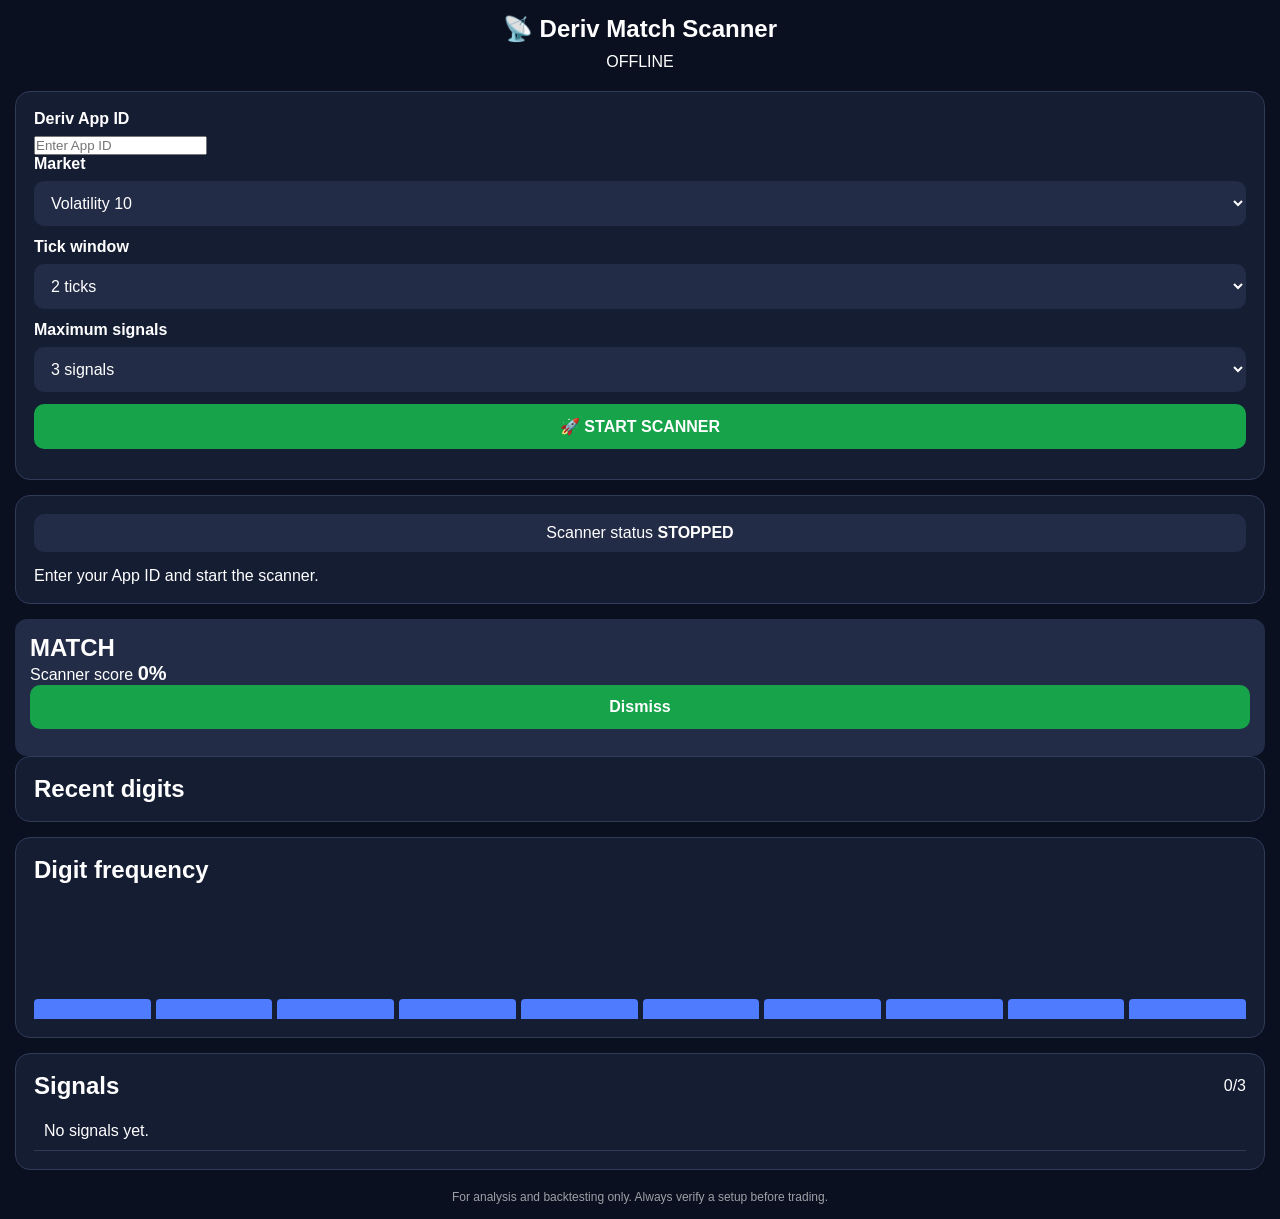
<file: index.html>
<!DOCTYPE html>
<html lang="en">
<head>
  <meta charset="UTF-8">
  <meta name="viewport" content="width=device-width, initial-scale=1.0">
  <title>Deriv Match Scanner</title>
  <link rel="stylesheet" href="style.css">
</head>

<body>

  <header>
    <h1>📡 Deriv Match Scanner</h1>
    <div id="connection" class="pill off">OFFLINE</div>
  </header>

  <main>

    <section class="card">
      <label>Deriv App ID</label>
      <input id="appId" type="text" placeholder="Enter App ID">

      <label>Market</label>
      <select id="symbol">
        <option value="R_10">Volatility 10</option>
        <option value="R_25">Volatility 25</option>
        <option value="R_50">Volatility 50</option>
        <option value="R_75">Volatility 75</option>
        <option value="R_100">Volatility 100</option>
      </select>

      <label>Tick window</label>
      <select id="window">
        <option value="1">1 ticks</option>
        <option value="2" selected>2 ticks</option>
        <option value="3">3 ticks</option>
      </select>

      <label>Maximum signals</label>
      <select id="limit">
        <option value="3" selected>3 signals</option>
        <option value="5">5 signals</option>
      </select>

      <button id="scanBtn">🚀 START SCANNER</button>
    </section>

    <section class="card">
      <div class="status">
        <span>Scanner status</span>
        <strong id="scannerState">STOPPED</strong>
      </div>

      <p id="statusText">Enter your App ID and start the scanner.</p>
    </section>

    <section id="signalCard" class="signal hidden">
      <h2 id="signalTitle">MATCH</h2>

      <div class="confidence">
        <span>Scanner score</span>
        <strong id="confidence">0%</strong>
      </div>

      <p id="reason"></p>

      <button id="dismissBtn">Dismiss</button>
    </section>

    <section class="card">
      <h2>Recent digits</h2>
      <div id="digits" class="digits"></div>
    </section>

    <section class="card">
      <h2>Digit frequency</h2>
      <div id="bars"></div>
    </section>

    <section class="card">
      <div class="historyHead">
        <h2>Signals</h2>
        <span id="signalCount">0/3</span>
      </div>

      <div id="history">
        <p>No signals yet.</p>
      </div>
    </section>

  </main>

  <footer>
    <p>For analysis and backtesting only. Always verify a setup before trading.</p>
  </footer>

  <script src="app.js"></script>

</body>
</html>
</file>
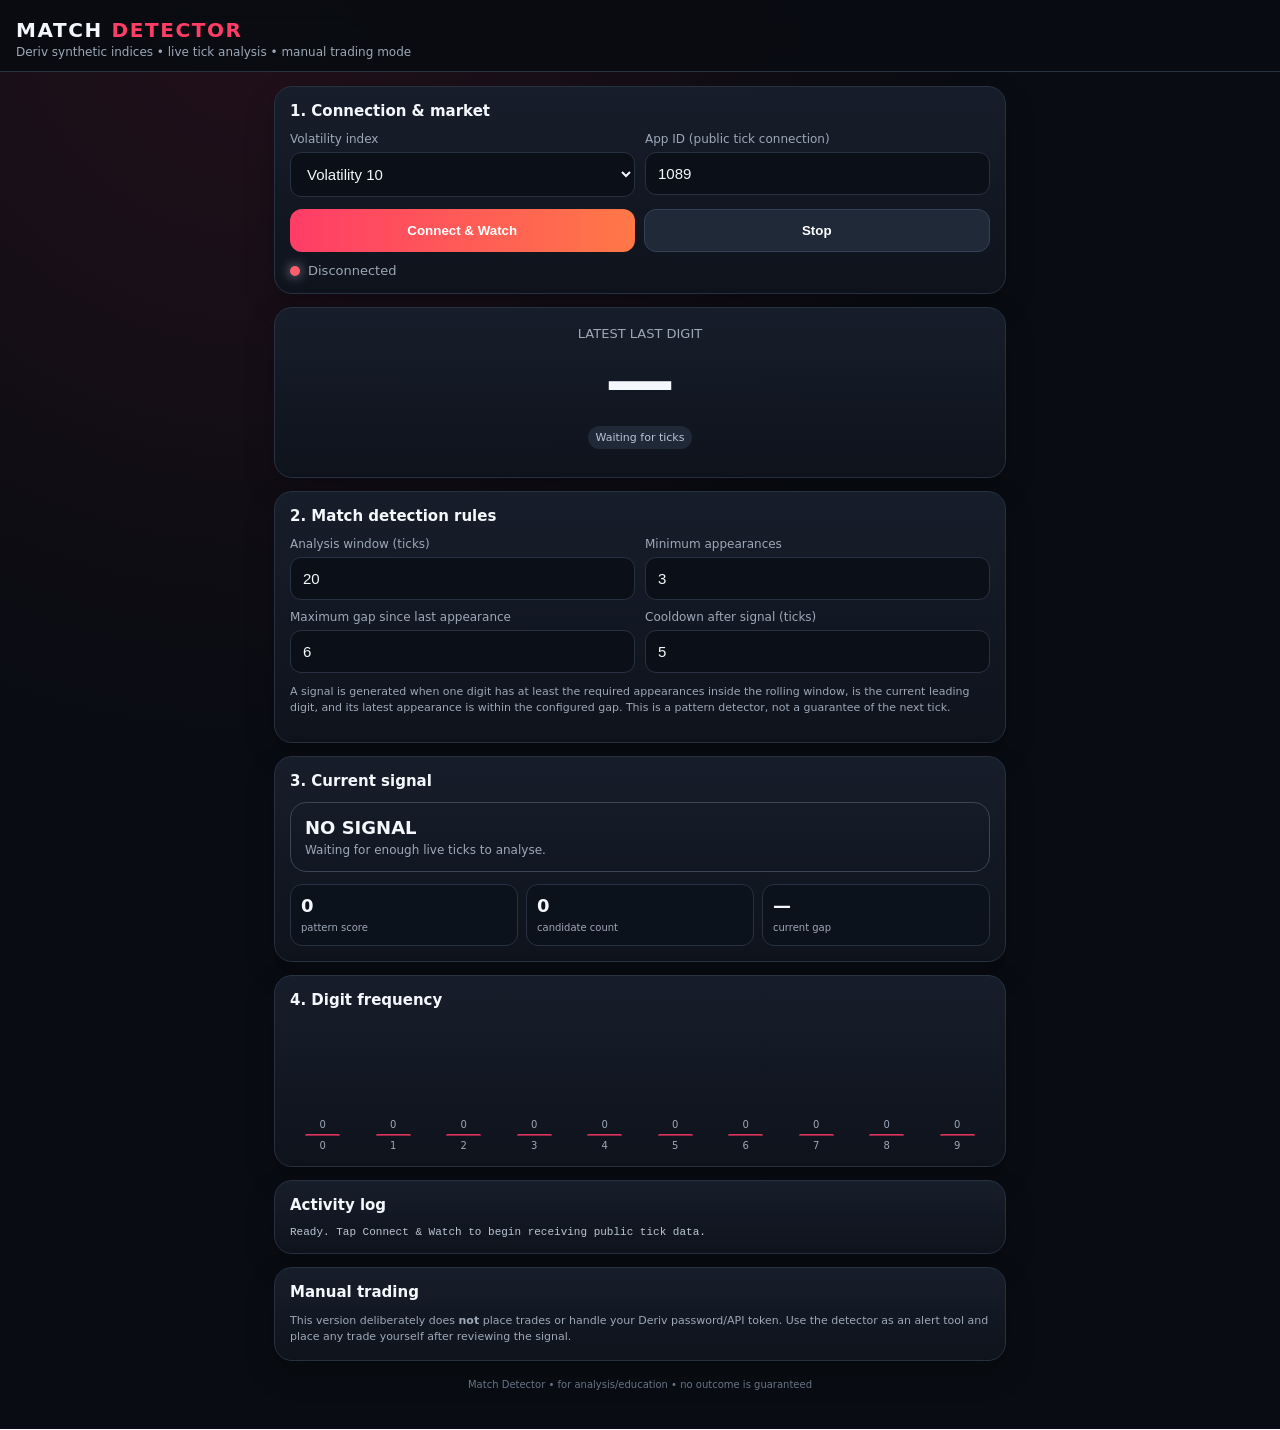
<file: match_detector_android_fixed.html>
<!doctype html>
<html lang="en">
<head>
<meta charset="utf-8">
<meta name="viewport" content="width=device-width,initial-scale=1,maximum-scale=1,user-scalable=no">
<meta name="theme-color" content="#0d1118">
<title>Match Detector</title>
<style>
:root{
  --bg:#090c12; --panel:#111722; --panel2:#171e2b; --line:#273142;
  --text:#f4f7fb; --muted:#9da8b8; --accent:#ff3d67; --accent2:#ff7847;
  --good:#35d39b; --warn:#ffc857; --bad:#ff5d6c; --blue:#5aa9ff;
}
*{box-sizing:border-box}
body{margin:0;background:radial-gradient(circle at 20% 0%,#22101a 0,#090c12 42%);color:var(--text);font-family:system-ui,-apple-system,Segoe UI,Roboto,sans-serif}
header{padding:18px 16px 12px;position:sticky;top:0;z-index:5;background:rgba(9,12,18,.94);backdrop-filter:blur(10px);border-bottom:1px solid var(--line)}
.brand{font-weight:800;letter-spacing:.08em;font-size:20px}.brand span{color:var(--accent)}
.sub{color:var(--muted);font-size:12px;margin-top:3px}
.wrap{max-width:760px;margin:auto;padding:14px}
.card{background:linear-gradient(180deg,rgba(23,30,43,.98),rgba(14,19,28,.98));border:1px solid var(--line);border-radius:18px;padding:15px;margin-bottom:13px;box-shadow:0 12px 30px rgba(0,0,0,.22)}
h2{font-size:15px;margin:0 0 12px}.grid{display:grid;grid-template-columns:1fr 1fr;gap:10px}
label{display:block;color:var(--muted);font-size:12px;margin-bottom:6px}
select,input{width:100%;padding:12px;border-radius:11px;border:1px solid var(--line);background:#0b1018;color:var(--text);font-size:15px;outline:none}
button{border:0;border-radius:12px;padding:13px 15px;font-weight:800;color:#fff;background:linear-gradient(90deg,var(--accent),var(--accent2));cursor:pointer}
button.secondary{background:#202938;border:1px solid #334055}.buttons{display:flex;gap:9px;margin-top:12px}.buttons button{flex:1}
.status{display:flex;align-items:center;gap:8px;font-size:13px;color:var(--muted)}
.dot{width:10px;height:10px;border-radius:50%;background:var(--bad);box-shadow:0 0 12px currentColor}.dot.on{background:var(--good)}
.hero{text-align:center;padding:18px}.bigdigit{font-size:70px;font-weight:900;line-height:1;margin:5px 0 10px}.candidate{font-size:13px;color:var(--muted)}
.signal{border:1px solid #3b4555;border-radius:16px;padding:14px;margin-top:12px}.signal.good{border-color:rgba(53,211,155,.55);box-shadow:0 0 25px rgba(53,211,155,.08)}
.signaltitle{font-size:18px;font-weight:900}.signalmeta{color:var(--muted);font-size:12px;margin-top:5px}
.ticks{display:flex;flex-wrap:wrap;gap:7px;margin-top:10px}.tick{width:34px;height:34px;border-radius:9px;background:#202938;display:grid;place-items:center;font-weight:800}.tick.latest{background:var(--accent);color:white}.tick.match{outline:2px solid var(--good)}
.metrics{display:grid;grid-template-columns:repeat(3,1fr);gap:8px;margin-top:12px}.metric{background:#0c121b;border:1px solid var(--line);border-radius:12px;padding:10px}.metric b{display:block;font-size:18px}.metric span{font-size:10px;color:var(--muted)}
.bars{display:grid;grid-template-columns:repeat(10,1fr);gap:5px;align-items:end;height:130px;margin-top:10px}.barwrap{height:100%;display:flex;flex-direction:column;justify-content:end;align-items:center;gap:4px}.bar{width:100%;max-width:35px;border-radius:6px 6px 2px 2px;background:linear-gradient(180deg,var(--accent),#70203a);min-height:2px}.barwrap span{font-size:10px;color:var(--muted)}
.log{max-height:190px;overflow:auto;font-family:ui-monospace,monospace;font-size:11px;color:#bac4d3;white-space:pre-wrap}
.small{font-size:11px;color:var(--muted);line-height:1.45}
.badge{display:inline-block;padding:5px 8px;border-radius:999px;background:#202938;color:#b9c4d5;font-size:11px}
footer{padding:5px 2px 25px;text-align:center;color:#687486;font-size:10px}
@media(max-width:520px){.grid{grid-template-columns:1fr 1fr}.metrics{grid-template-columns:1fr 1fr 1fr}.bigdigit{font-size:62px}}
</style>
</head>
<body>
<header>
  <div class="brand">MATCH <span>DETECTOR</span></div>
  <div class="sub">Deriv synthetic indices • live tick analysis • manual trading mode</div>
</header>

<main class="wrap">
  <section class="card">
    <h2>1. Connection & market</h2>
    <div class="grid">
      <div>
        <label>Volatility index</label>
        <select id="market">
          <option value="R_10">Volatility 10</option>
          <option value="R_25">Volatility 25</option>
          <option value="R_50">Volatility 50</option>
          <option value="R_75">Volatility 75</option>
          <option value="R_100">Volatility 100</option>
          <option value="1HZ10V">Volatility 10 (1s)</option>
          <option value="1HZ25V">Volatility 25 (1s)</option>
          <option value="1HZ50V">Volatility 50 (1s)</option>
          <option value="1HZ75V">Volatility 75 (1s)</option>
          <option value="1HZ100V">Volatility 100 (1s)</option>
        </select>
      </div>
      <div>
        <label>App ID (public tick connection)</label>
        <input id="appid" value="1089" inputmode="numeric">
      </div>
    </div>
    <div class="buttons">
      <button id="connect">Connect & Watch</button>
      <button class="secondary" id="disconnect">Stop</button>
    </div>
    <div class="status" style="margin-top:11px"><span id="dot" class="dot"></span><span id="status">Disconnected</span></div>
  </section>

  <section class="card hero">
    <div class="candidate">LATEST LAST DIGIT</div>
    <div id="latest" class="bigdigit">—</div>
    <span id="candidate" class="badge">Waiting for ticks</span>
    <div id="ticks" class="ticks"></div>
  </section>

  <section class="card">
    <h2>2. Match detection rules</h2>
    <div class="grid">
      <div>
        <label>Analysis window (ticks)</label>
        <input id="window" type="number" min="5" max="200" value="20">
      </div>
      <div>
        <label>Minimum appearances</label>
        <input id="minCount" type="number" min="2" max="20" value="3">
      </div>
      <div>
        <label>Maximum gap since last appearance</label>
        <input id="maxGap" type="number" min="1" max="50" value="6">
      </div>
      <div>
        <label>Cooldown after signal (ticks)</label>
        <input id="cooldown" type="number" min="0" max="50" value="5">
      </div>
    </div>
    <p class="small">A signal is generated when one digit has at least the required appearances inside the rolling window, is the current leading digit, and its latest appearance is within the configured gap. This is a pattern detector, not a guarantee of the next tick.</p>
  </section>

  <section class="card">
    <h2>3. Current signal</h2>
    <div id="signal" class="signal">
      <div class="signaltitle">NO SIGNAL</div>
      <div class="signalmeta">Waiting for enough live ticks to analyse.</div>
    </div>
    <div class="metrics">
      <div class="metric"><b id="score">0</b><span>pattern score</span></div>
      <div class="metric"><b id="count">0</b><span>candidate count</span></div>
      <div class="metric"><b id="gap">—</b><span>current gap</span></div>
    </div>
  </section>

  <section class="card">
    <h2>4. Digit frequency</h2>
    <div id="bars" class="bars"></div>
  </section>

  <section class="card">
    <h2>Activity log</h2>
    <div id="log" class="log">Ready. Tap Connect & Watch to begin receiving public tick data.</div>
  </section>

  <section class="card">
    <h2>Manual trading</h2>
    <div class="small">This version deliberately does <b>not</b> place trades or handle your Deriv password/API token. Use the detector as an alert tool and place any trade yourself after reviewing the signal.</div>
  </section>
  <footer>Match Detector • for analysis/education • no outcome is guaranteed</footer>
</main>

<script>
(() => {
  let ws = null, ticks = [], lastSignalTick = -9999, tickNo = 0, running = false;

  const $ = id => document.getElementById(id);
  const log = msg => {
    const line = new Date().toLocaleTimeString() + "  " + msg;
    $("log").textContent = line + "\n" + $("log").textContent;
    if ($("log").textContent.length > 7000) $("log").textContent = $("log").textContent.slice(0,7000);
  };

  function setStatus(on, msg){
    $("dot").className = "dot" + (on ? " on" : "");
    $("status").textContent = msg;
  }

  function digitFromQuote(q){
    const s = String(q);
    const parts = s.split(".");
    return Number((parts[1] || "").slice(-1) || (parts[0].slice(-1)));
  }

  function analyse(){
    const win = Math.max(5, Number($("window").value)||20);
    const minCount = Math.max(2, Number($("minCount").value)||3);
    const maxGap = Math.max(1, Number($("maxGap").value)||6);
    const cooldown = Math.max(0, Number($("cooldown").value)||5);
    const data = ticks.slice(-win);
    const counts = Array(10).fill(0);
    data.forEach(d => counts[d]++);

    const max = Math.max(...counts);
    let candidates = [];
    for(let d=0; d<10; d++){
      if(counts[d] === max && counts[d] >= minCount){
        let gap = 999;
        for(let i=data.length-1, g=0;i>=0;i--,g++){ if(data[i]===d){gap=g;break;} }
        candidates.push({d,count:counts[d],gap});
      }
    }

    let best = candidates.sort((a,b)=>a.gap-b.gap)[0] || null;
    $("count").textContent = best ? best.count : "0";
    $("gap").textContent = best ? best.gap : "—";
    let score = best ? Math.min(100, Math.round((best.count/win)*100 + Math.max(0, 30-best.gap*5))) : 0;
    $("score").textContent = score;

    if(best && best.gap <= maxGap && (tickNo - lastSignalTick) > cooldown){
      lastSignalTick = tickNo;
      $("signal").className = "signal good";
      $("signal").innerHTML = `<div class="signaltitle">🟢 MATCH SETUP DETECTED — DIGIT ${best.d}</div>
        <div class="signalmeta">Market: ${$("market").selectedOptions[0].text} • ${best.count}/${data.length} ticks • gap ${best.gap} • score ${score}/100</div>`;
      $("candidate").textContent = "Candidate digit: " + best.d;
      beep();
      log("SIGNAL: candidate digit " + best.d + " | count " + best.count + " | gap " + best.gap + " | score " + score);
    } else {
      $("signal").className = "signal";
      $("signal").innerHTML = `<div class="signaltitle">NO NEW SIGNAL</div>
        <div class="signalmeta">${best ? "Current leader: digit "+best.d+" • "+best.count+" appearances • gap "+best.gap : "Waiting for enough repeated-digit evidence."}</div>`;
      $("candidate").textContent = best ? "Leading digit: " + best.d : "No candidate yet";
    }

    renderBars(counts, max);
  }

  function renderBars(counts,max){
    $("bars").innerHTML = counts.map((n,d)=>`<div class="barwrap"><span>${n}</span><div class="bar" style="height:${max?Math.max(2,(n/max)*105):2}px"></div><span>${d}</span></div>`).join("");
  }

  function renderTicks(){
    const recent = ticks.slice(-30);
    $("ticks").innerHTML = recent.map((d,i)=>`<div class="tick ${i===recent.length-1?'latest':''}">${d}</div>`).join("");
    $("latest").textContent = recent.length ? recent[recent.length-1] : "—";
  }

  function beep(){
    try{
      const C = window.AudioContext || window.webkitAudioContext;
      if(!C) return;
      const c = new C(), o=c.createOscillator(), g=c.createGain();
      o.frequency.value=880; g.gain.value=.05; o.connect(g); g.connect(c.destination);
      o.start(); o.stop(c.currentTime+.18);
    }catch(e){}
  }

  function connect(){
    disconnect();
    const appid = String($("appid").value||"1089").trim();
    const market = $("market").value;
    if(!/^[0-9]+$/.test(appid)){ log("Invalid App ID."); return; }

    const endpoints = [
      "wss://ws.derivws.com/websockets/v3?app_id="+encodeURIComponent(appid),
      "wss://ws.binaryws.com/websockets/v3?app_id="+encodeURIComponent(appid)
    ];
    let endpointIndex = 0;
    let settled = false;

    setStatus(false,"Connecting…");
    log("Connecting to Deriv tick stream for " + market + " …");

    const openEndpoint = () => {
      if(endpointIndex >= endpoints.length){
        setStatus(false,"Could not connect");
        log("Both Deriv WebSocket endpoints failed. Check internet access, then try Connect again.");
        return;
      }

      const url = endpoints[endpointIndex];
      const endpointName = endpointIndex === 0 ? "primary" : "fallback";
      log("Trying " + endpointName + " tick server…");

      let socket;
      try {
        socket = new WebSocket(url);
      } catch(e) {
        log("Could not create WebSocket: " + e.message);
        endpointIndex++;
        openEndpoint();
        return;
      }
      ws = socket;

      const timer = setTimeout(() => {
        if(socket.readyState !== WebSocket.OPEN){
          try { socket.close(); } catch(e){}
        }
      }, 9000);

      socket.onopen = () => {
        clearTimeout(timer);
        if(ws !== socket) return;
        settled = true;
        running = true;
        setStatus(true,"Connected • receiving live ticks");
        log("Connected. Subscribing to " + market + "…");
        try {
          socket.send(JSON.stringify({ticks:market,subscribe:1}));
        } catch(e) {
          log("Subscription send failed: " + e.message);
        }
      };

      socket.onmessage = ev => {
        try{
          const m=JSON.parse(ev.data);
          if(m.error){
            log("API error: "+m.error.message);
            if(!settled){
              try { socket.close(); } catch(e){}
            } else {
              setStatus(false,"API error");
            }
            return;
          }
          if(m.msg_type === "tick" && m.tick && m.tick.quote !== undefined){
            const d=digitFromQuote(m.tick.quote);
            if(Number.isInteger(d)){
              ticks.push(d);
              tickNo++;
              const maxWindow=Math.max(200,Number($("window").value)||20);
              if(ticks.length>maxWindow) ticks=ticks.slice(-maxWindow);
              renderTicks();
              analyse();
            }
          }
        }catch(e){
          log("Message parse error: "+e.message);
        }
      };

      socket.onerror = () => {
        if(!settled) log(endpointName + " server connection failed; trying fallback…");
        else {
          setStatus(false,"Connection error");
          log("WebSocket connection error.");
        }
      };

      socket.onclose = () => {
        clearTimeout(timer);
        if(ws !== socket) return;
        ws = null;
        running = false;
        if(!settled){
          endpointIndex++;
          openEndpoint();
        } else {
          setStatus(false,"Disconnected");
          log("Connection closed.");
        }
      };
    };

    openEndpoint();
  }

  function disconnect(){
    if(ws){ try{ws.onclose=null; ws.close();}catch(e){} ws=null; }
    running=false; setStatus(false,"Disconnected");
  }

  $("connect").onclick=connect;
  $("disconnect").onclick=disconnect;
  $("market").onchange=()=>{ if(running) connect(); };
  ["window","minCount","maxGap","cooldown"].forEach(id=>$(id).addEventListener("change",analyse));
  renderBars(Array(10).fill(0),0);
})();
</script>
</body>
</html>
</file>
<file: style.css>
* {
  box-sizing: border-box;
  margin: 0;
  padding: 0;
}

body {
  font-family: Arial, sans-serif;
  background: #0b1020;
  color: white;
  padding: 15px;
}

header {
  text-align: center;
  margin-bottom: 20px;
}

header h1 {
  font-size: 24px;
  margin-bottom: 10px;
}

.card {
  background: #151d33;
  border: 1px solid #303b58;
  border-radius: 15px;
  padding: 18px;
  margin-bottom: 15px;
}

label {
  display: block;
  margin-bottom: 8px;
  font-weight: bold;
}

select,
button {
  width: 100%;
  padding: 13px;
  border-radius: 10px;
  border: none;
  font-size: 16px;
  margin-bottom: 12px;
}

select {
  background: #222c46;
  color: white;
}

button {
  background: #16a34a;
  color: white;
  font-weight: bold;
}

button:active {
  transform: scale(0.98);
}

.status {
  text-align: center;
  padding: 10px;
  border-radius: 10px;
  background: #222c46;
  margin-bottom: 15px;
}

.signal {
  padding: 15px;
  border-radius: 12px;
  margin-top: 10px;
  background: #222c46;
}

.signal strong {
  font-size: 20px;
}

#bars {
  display: flex;
  align-items: end;
  gap: 5px;
  height: 120px;
  margin-top: 15px;
}

.bar {
  flex: 1;
  background: #4f7cff;
  min-height: 5px;
  border-radius: 4px 4px 0 0;
}

.historyHead {
  display: flex;
  justify-content: space-between;
  align-items: center;
}

#history {
  margin-top: 12px;
}

#history p {
  padding: 10px;
  border-bottom: 1px solid #303b58;
}

footer {
  text-align: center;
  opacity: 0.6;
  font-size: 12px;
  margin-top: 20px;
  }
</file>
